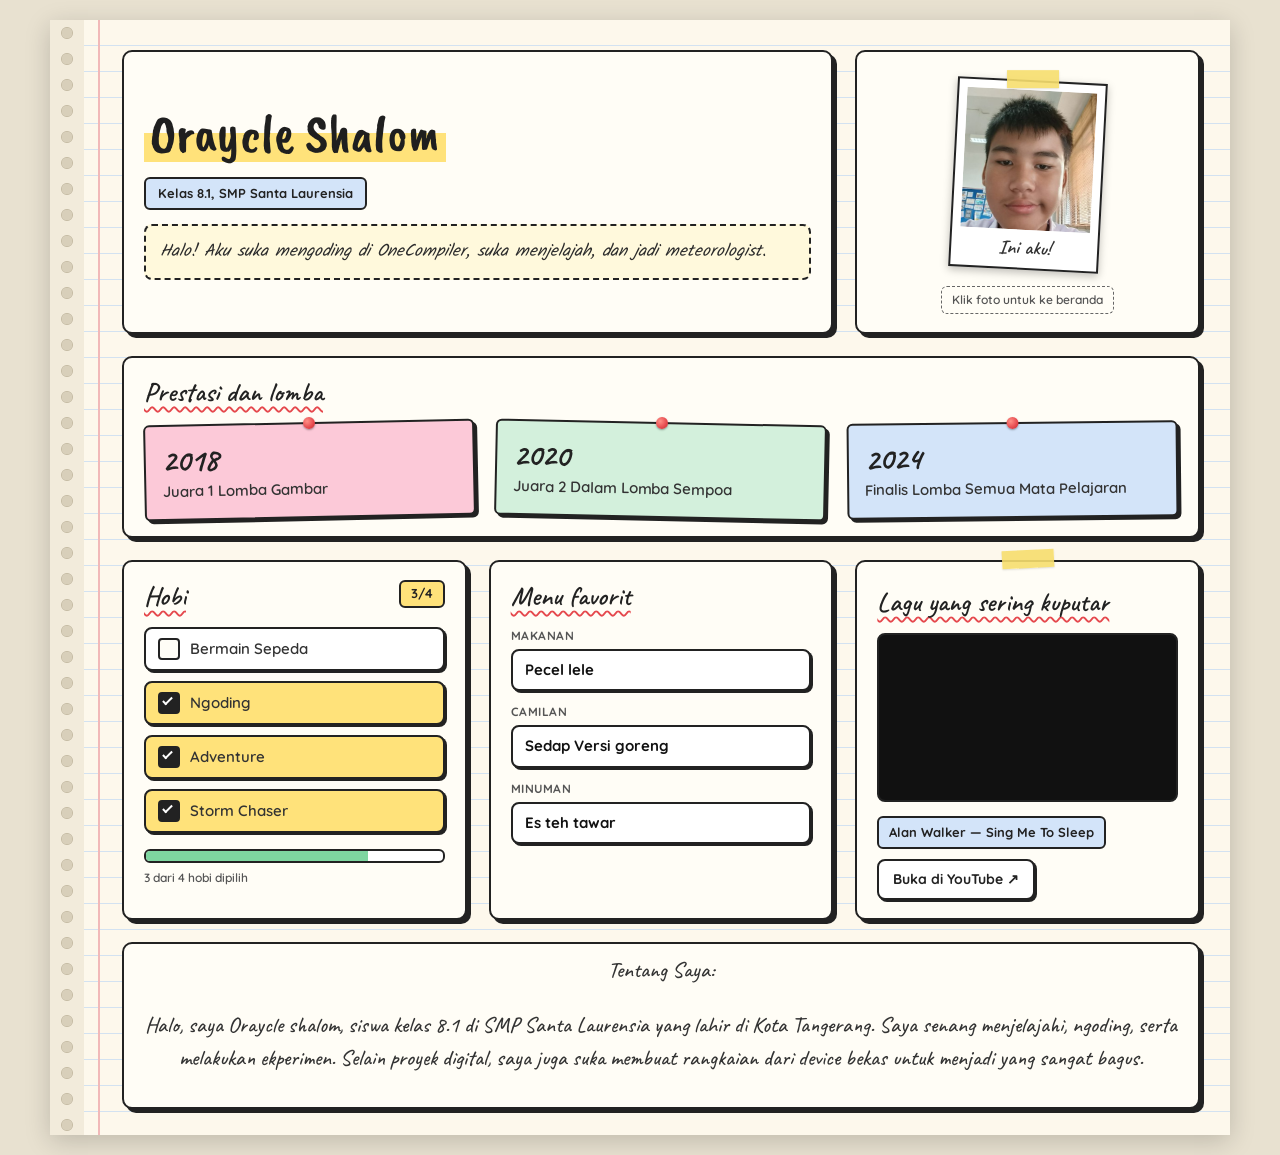
<file: page1.html>
<!DOCTYPE html>
<html lang="id">
<head>
  <meta charset="UTF-8">
  <meta name="viewport" content="width=device-width, initial-scale=1.0">
  <title>CV Oraycle Shalom</title>
  <script>document.documentElement.classList.add('js');</script>

  <link rel="preconnect" href="https://fonts.googleapis.com">
  <link rel="preconnect" href="https://fonts.gstatic.com" crossorigin>
  <link href="https://fonts.googleapis.com/css2?family=Caveat:wght@500;600;700&family=Caveat+Brush&family=Kalam:wght@300;400;700&family=Quicksand:wght@400;500;600;700&display=swap" rel="stylesheet">
  <link rel="icon" type="image/png" href="logo.png">
  <link rel="stylesheet" href="styles1.css">
</head>
<body>


  <div class="putar" id="putar" role="dialog" aria-modal="true" aria-labelledby="putar-judul">
    <div class="putar-kotak">
      <div class="hp" aria-hidden="true"></div>
      <h2 class="putar-judul" id="putar-judul">Putar layarmu ke landscape</h2>
      <p>CV ini dirancang melebar supaya semua kotaknya tampil rapi.</p>
      <button type="button" class="tombol" id="tutup-putar">Tetap di portrait</button>
    </div>
  </div>

  <main class="kertas">
    <div class="isi">
      <div class="grid">

        <header class="box box-identitas" style="--i:0">
          <h1 class="nama"><span>Oraycle Shalom</span></h1>
          <p class="kelas">Kelas 8.1, SMP Santa Laurensia</p>
          <p class="sapaan">Halo! Aku suka mengoding di OneCompiler, suka menjelajah, dan jadi meteorologist.</p>
        </header>

        <div class="box box-foto" style="--i:1">
          <figure class="polaroid">
            <span class="selotip" aria-hidden="true"></span>
            <a class="foto-link" href="index.html" title="Kembali ke beranda">
              <img class="foto-profil" src="[data-uri]" alt="Foto Oraycle Shalom">
            </a>
            <figcaption>Ini aku!</figcaption>
          </figure>
          <p class="petunjuk">Klik foto untuk ke beranda</p>
        </div>

        <section class="box box-prestasi" style="--i:2" aria-labelledby="j-prestasi">
          <h2 class="judul" id="j-prestasi">Prestasi dan lomba</h2>
          <div class="daftar-kartu">
            <article class="kartu kartu-pink">
              <span class="paku" aria-hidden="true"></span>
              <h3>2018</h3>
              <p>Juara 1 Lomba Gambar</p>
            </article>

            <article class="kartu kartu-hijau">
              <span class="paku" aria-hidden="true"></span>
              <h3>2020</h3>
              <p>Juara 2 Dalam Lomba Sempoa</p>
            </article>

            <article class="kartu kartu-biru">
              <span class="paku" aria-hidden="true"></span>
              <h3>2024</h3>
              <p>Finalis Lomba Semua Mata Pelajaran</p>
            </article>
          </div>
        </section>

        <section class="box box-hobi" style="--i:3" aria-labelledby="j-hobi">
          <div class="judul-baris">
            <h2 class="judul" id="j-hobi">Hobi</h2>
            <span class="lencana">3/4</span>
          </div>

          <ul class="daftar-hobi">
            <li class="chip">
              <span class="cek" aria-hidden="true"></span>
              <span class="teks">Bermain Sepeda</span>
              <span class="sr-only">(tidak dipilih)</span>
            </li>
            <li class="chip aktif">
              <span class="cek" aria-hidden="true"></span>
              <span class="teks">Ngoding</span>
              <span class="sr-only">(dipilih)</span>
            </li>
            <li class="chip aktif">
              <span class="cek" aria-hidden="true"></span>
              <span class="teks">Adventure</span>
              <span class="sr-only">(dipilih)</span>
            </li>
            <li class="chip aktif">
              <span class="cek" aria-hidden="true"></span>
              <span class="teks">Storm Chaser</span>
              <span class="sr-only">(dipilih)</span>
            </li>
          </ul>

          <div class="meter" aria-hidden="true">
            <span class="meter-isi" style="--isi:75%"></span>
          </div>
          <p class="status-hobi">3 dari 4 hobi dipilih</p>
        </section>

        <section class="box box-menu" style="--i:4" aria-labelledby="j-menu">
          <h2 class="judul" id="j-menu">Menu favorit</h2>

          <dl class="daftar-menu">
            <div class="field">
              <dt class="field-nama">Makanan</dt>
              <dd class="nilai">Pecel lele</dd>
            </div>

            <div class="field">
              <dt class="field-nama">Camilan</dt>
              <dd class="nilai">Sedap Versi goreng</dd>
            </div>

            <div class="field">
              <dt class="field-nama">Minuman</dt>
              <dd class="nilai">Es teh tawar</dd>
            </div>
          </dl>
        </section>

        <section class="box box-video" style="--i:5" aria-labelledby="j-lagu">
          <span class="selotip" aria-hidden="true"></span>
          <h2 class="judul" id="j-lagu">Lagu yang sering kuputar</h2>

          <div class="video">
            <iframe
              src="https://www.youtube.com/embed/2i2khp_npdE"
              title="Alan Walker - Sing Me To Sleep"
              loading="lazy"
              allow="accelerometer; clipboard-write; encrypted-media; gyroscope; picture-in-picture; web-share"
              referrerpolicy="strict-origin-when-cross-origin"
              allowfullscreen></iframe>
          </div>

          <div class="keterangan">
            <p class="judul-lagu">Alan Walker &mdash; Sing Me To Sleep</p>
            <a class="tombol" href="https://youtu.be/2i2khp_npdE?si=k4XLFpGCs7vybVxL" target="_blank" rel="noopener noreferrer">Buka di YouTube &#8599;</a>
          </div>
        </section>

        <footer class="box box-kaki" style="--i:6">Tentang Saya:
          <p class="oraycle-paragraf">Halo, saya Oraycle shalom, siswa kelas 8.1 di SMP Santa Laurensia yang lahir di Kota Tangerang. Saya senang menjelajahi, ngoding, serta melakukan ekperimen.
          Selain proyek digital, saya juga suka membuat rangkaian dari device bekas untuk menjadi yang sangat bagus.</p>
        </footer>
      </div>
    </div>
  </main>


  <script>
    (function () {
      var root = document.documentElement;

      var putar = document.getElementById('putar');
      var tutup = document.getElementById('tutup-putar');

      function lanjut() {
        root.classList.add('lanjut');
      }

      if (tutup) tutup.addEventListener('click', lanjut);
      document.addEventListener('keydown', function (e) {
        if (e.key === 'Escape') lanjut();
      });
      if (putar && tutup && getComputedStyle(putar).display !== 'none') {
        tutup.focus();
      }
    })();
  </script>

</body>
</html>
</file>
<file: styles1.css>
:root {
  --tinta: #222;
  --merah: #e5484d;
  --kuning: #ffe27a;
  --kotak-bg: #fffdf6;
  --bayangan: 4px 4px 0 var(--tinta);
}

*,
*::before,
*::after {
  box-sizing: border-box;
}

html {
  scroll-behavior: smooth;
}

body {
  margin: 0;
  min-height: 100vh;
  display: flex;
  justify-content: center;
  align-items: flex-start;
  padding: 20px;
  background: #e8e1d0;
  color: #2b2b2b;
  font-family: "Quicksand", "Segoe UI", Arial, sans-serif;
  font-size: 14px;
  line-height: 1.5;
}


.kertas {
  --spiral: 34px;
  position: relative;
  width: 100%;
  max-width: 1180px;
  overflow: hidden;
  background-color: #fdf8ec;
  background-image: repeating-linear-gradient(
    to bottom,
    transparent 0,
    transparent 25px,
    #d3e2f1 25px,
    #d3e2f1 26px
  );
  box-shadow: 0 6px 24px rgba(0, 0, 0, 0.18);
}

/* lubang spiral */
.kertas::before {
  content: "";
  position: absolute;
  top: 0;
  bottom: 0;
  left: 0;
  width: var(--spiral);
  background-color: #f2ebdb;
  background-image: radial-gradient(
    circle at calc(var(--spiral) / 2) 13px,
    #d8cfba 0,
    #d8cfba 5px,
    #c6bca5 5.5px,
    transparent 6.5px
  );
  background-size: var(--spiral) 26px;
}

/* garis margin merah */
.kertas::after {
  content: "";
  position: absolute;
  top: 0;
  bottom: 0;
  left: calc(var(--spiral) + 14px);
  width: 1.5px;
  background: #f1b9b9;
}

.isi {
  position: relative;
  z-index: 1;
  padding: 30px 30px 26px calc(var(--spiral) + 38px);
}

.grid {
  display: grid;
  grid-template-columns: repeat(3, minmax(0, 1fr));
  grid-template-areas:
    "identitas identitas foto"
    "prestasi  prestasi  prestasi"
    "hobi      menu      video"
    "kaki      kaki      kaki";
  gap: 22px;
}

.box-identitas { grid-area: identitas; }
.box-foto      { grid-area: foto; }
.box-prestasi  { grid-area: prestasi; }
.box-hobi      { grid-area: hobi; }
.box-menu      { grid-area: menu; }
.box-video     { grid-area: video; }
.box-kaki      { grid-area: kaki; }


.box {
  position: relative;
  min-width: 0;
  padding: 18px 20px 18px;
  background: var(--kotak-bg);
  border: 2px solid var(--tinta);
  border-radius: 10px;
  box-shadow: var(--bayangan);
  transition: transform 0.18s ease, box-shadow 0.18s ease;
  animation: masuk 0.5s ease backwards;
  animation-delay: calc(var(--i, 0) * 70ms);
}

@keyframes masuk {
  from {
    opacity: 0;
    transform: translateY(14px);
  }
}

@media (hover: hover) {
  .box:hover {
    transform: translate(-2px, -2px);
    box-shadow: 6px 6px 0 var(--tinta);
  }
}


.box:focus-within {
  box-shadow: 5px 5px 0 var(--merah);
}


.judul {
  display: block;
  width: fit-content;
  margin: 0 0 14px 0;
  font-family: "Caveat", "Segoe Print", cursive;
  font-weight: 600;
  font-size: 27px;
  line-height: 1.2;
  color: var(--tinta);
  text-decoration: underline wavy var(--merah);
  text-decoration-thickness: 1.5px;
  text-underline-offset: 5px;
  text-decoration-skip-ink: none;
}

.judul-baris {
  display: flex;
  align-items: flex-start;
  justify-content: space-between;
  gap: 10px;
  margin-bottom: 14px;
}

.judul-baris .judul {
  margin: 0;
}


.box-identitas {
  display: flex;
  flex-direction: column;
  justify-content: center;
  gap: 14px;
}

.nama {
  margin: 0;
  font-family: "Caveat Brush", "Caveat", cursive;
  font-weight: 400;
  font-size: 54px;
  line-height: 1.1;
  color: #1f1f1f;
}

.nama span {
  padding: 0 6px;
  background: linear-gradient(
    transparent 50%,
    var(--kuning) 50%,
    var(--kuning) 92%,
    transparent 92%
  );
  -webkit-box-decoration-break: clone;
  box-decoration-break: clone;
}

.kelas {
  width: fit-content;
  margin: 0;
  padding: 5px 12px;
  border: 2px solid var(--tinta);
  border-radius: 6px;
  background: #d3e4f9;
  font-size: 13px;
  font-weight: 700;
  color: var(--tinta);
}

.sapaan {
  margin: 0;
  padding: 12px 14px;
  border: 2px dashed var(--tinta);
  border-radius: 8px;
  background: #fff9dc;
  font-family: "Kalam", "Segoe Print", cursive;
  font-style: italic;
  font-size: 17px;
  line-height: 1.65;
  color: #2c2c2c;
}


.box-foto {
  display: flex;
  flex-direction: column;
  align-items: center;
  justify-content: center;
  gap: 16px;
  padding-top: 28px;
}

.polaroid {
  position: relative;
  width: 150px;
  margin: 0;
  padding: 8px 8px 0 8px;
  background: #fff;
  border: 2px solid var(--tinta);
  transform: rotate(3deg);
  box-shadow: 0 3px 8px rgba(0, 0, 0, 0.25);
  transition: transform 0.25s ease, box-shadow 0.25s ease;
}

.polaroid:hover,
.polaroid:focus-within {
  transform: rotate(0deg) scale(1.05);
  box-shadow: 0 8px 16px rgba(0, 0, 0, 0.3);
}

.foto-link {
  display: block;
  width: 100%;
  height: 140px;
  background: #d9e7f4;
  overflow: hidden;
  cursor: pointer;
}

.foto-link:hover .foto-profil {
  opacity: 0.9;
}

.foto-profil {
  display: block;
  width: 100%;
  height: 100%;
  object-fit: cover;
}

.polaroid figcaption {
  padding: 4px 0 6px;
  text-align: center;
  font-family: "Caveat", "Segoe Print", cursive;
  font-weight: 600;
  font-size: 20px;
  line-height: 1.4;
  color: #333;
}

.selotip {
  position: absolute;
  top: -12px;
  left: 50%;
  width: 52px;
  height: 18px;
  margin-left: -26px;
  background: rgba(247, 222, 110, 0.9);
  transform: rotate(-3deg);
  box-shadow: 0 1px 2px rgba(0, 0, 0, 0.12);
}

.petunjuk {
  margin: 0;
  padding: 4px 10px;
  border: 1.5px dashed #666;
  border-radius: 6px;
  font-size: 12px;
  font-weight: 600;
  color: #555;
}


.daftar-kartu {
  display: grid;
  grid-template-columns: repeat(3, minmax(0, 1fr));
  gap: 20px;
}

.kartu {
  position: relative;
  display: flex;
  flex-direction: column;
  gap: 4px;
  min-height: 96px;
  padding: 18px 16px 14px;
  border: 2px solid var(--tinta);
  border-radius: 6px;
  box-shadow: 3px 3px 0 var(--tinta);
  transform: rotate(var(--miring, 0deg));
  transition: transform 0.18s ease, box-shadow 0.18s ease;
}

.kartu:hover {
  transform: rotate(0deg) translateY(-4px);
  box-shadow: 5px 8px 0 var(--tinta);
}

.kartu h3 {
  margin: 0;
  font-family: "Caveat", "Segoe Print", cursive;
  font-weight: 700;
  font-size: 32px;
  line-height: 1;
  color: var(--tinta);
}

.kartu p {
  margin: 0;
  font-size: 15px;
  font-weight: 600;
  line-height: 1.4;
  color: #333;
}

.kartu-pink  { --miring: -1.2deg; background: #fcc9d8; }
.kartu-hijau { --miring: 1.2deg;  background: #d3f0dc; }
.kartu-biru  { --miring: -0.6deg; background: #d3e4f9; }

/* paku merah */
.paku {
  position: absolute;
  top: -7px;
  left: 50%;
  width: 12px;
  height: 12px;
  margin-left: -6px;
  border-radius: 50%;
  background: radial-gradient(circle at 35% 35%, #ff8f86, #e5484d 60%, #b73535);
  box-shadow: 0 1px 2px rgba(0, 0, 0, 0.35);
}


.lencana {
  padding: 2px 10px;
  border: 2px solid var(--tinta);
  border-radius: 6px;
  background: var(--kuning);
  font-size: 13px;
  font-weight: 700;
  color: var(--tinta);
}

.daftar-hobi {
  display: grid;
  gap: 10px;
  margin: 0;
  padding: 0;
  list-style: none;
}

.chip {
  position: relative;
  display: flex;
  align-items: center;
  gap: 10px;
  min-height: 44px;
  padding: 8px 12px;
  border: 2px solid var(--tinta);
  border-radius: 8px;
  background: #fff;
  box-shadow: 2px 2px 0 var(--tinta);
  user-select: none;
}

.chip.aktif {
  background: var(--kuning);
}

/* teks bantu untuk pembaca layar, tidak terlihat */
.sr-only {
  position: absolute;
  width: 1px;
  height: 1px;
  margin: -1px;
  padding: 0;
  overflow: hidden;
  clip: rect(0, 0, 0, 0);
  white-space: nowrap;
  border: 0;
}

.cek {
  position: relative;
  flex: none;
  width: 22px;
  height: 22px;
  border: 2px solid var(--tinta);
  border-radius: 4px;
  background: var(--kotak-bg);
  transition: background 0.15s ease;
}

.chip.aktif .cek {
  background: var(--tinta);
}

.chip.aktif .cek::after {
  content: "";
  position: absolute;
  left: 5px;
  top: 1px;
  width: 5px;
  height: 10px;
  border: solid #fff;
  border-width: 0 2.5px 2.5px 0;
  transform: rotate(45deg);
}

.teks {
  font-size: 15px;
  font-weight: 600;
  color: #333;
}

.meter {
  height: 14px;
  margin-top: 16px;
  border: 2px solid var(--tinta);
  border-radius: 6px;
  background: #fff;
  overflow: hidden;
}

.meter-isi {
  display: block;
  width: var(--isi, 0%);
  height: 100%;
  background: #7ed6a0;
  transition: width 0.3s ease;
}

.status-hobi {
  margin: 6px 0 0 0;
  font-size: 12px;
  font-weight: 600;
  color: #555;
}

.field {
  display: flex;
  flex-direction: column;
  gap: 4px;
  margin: 0 0 12px 0;
}

.field:last-child {
  margin-bottom: 0;
}

.daftar-menu {
  margin: 0;
}

.field-nama {
  font-size: 12px;
  font-weight: 700;
  letter-spacing: 0.04em;
  text-transform: uppercase;
  color: #555;
}

.nilai {
  display: flex;
  align-items: center;
  width: 100%;
  min-height: 42px;
  margin: 0;
  padding: 8px 12px;
  border: 2px solid var(--tinta);
  border-radius: 8px;
  background: #fff;
  box-shadow: 2px 2px 0 var(--tinta);
  font-size: 15px;
  font-weight: 700;
  color: #111;
}


.tombol {
  display: inline-flex;
  align-items: center;
  justify-content: center;
  gap: 6px;
  min-height: 40px;
  padding: 8px 14px;
  border: 2px solid var(--tinta);
  border-radius: 8px;
  background: #fff;
  box-shadow: 2px 2px 0 var(--tinta);
  font-family: inherit;
  font-size: 14px;
  font-weight: 700;
  color: var(--tinta);
  text-decoration: none;
  cursor: pointer;
  transition: background 0.15s ease, transform 0.15s ease, box-shadow 0.15s ease;
}

.tombol:hover {
  background: var(--kuning);
  transform: translate(-1px, -1px);
  box-shadow: 3px 3px 0 var(--tinta);
}

.tombol:active {
  transform: translate(2px, 2px);
  box-shadow: 0 0 0 var(--tinta);
}


.box-video {
  display: flex;
  flex-direction: column;
  padding-top: 24px;
}

.video {
  position: relative;
  width: 100%;
  aspect-ratio: 16 / 9;
  border: 2px solid var(--tinta);
  border-radius: 8px;
  overflow: hidden;
  background: #111;
}

.video iframe {
  position: absolute;
  top: 0;
  left: 0;
  width: 100%;
  height: 100%;
  border: 0;
}

.keterangan {
  display: flex;
  flex-direction: column;
  align-items: flex-start;
  gap: 10px;
  margin-top: 14px;
}

.judul-lagu {
  margin: 0;
  padding: 5px 10px;
  border: 2px solid var(--tinta);
  border-radius: 6px;
  background: #d3e4f9;
  font-size: 13px;
  font-weight: 700;
  color: var(--tinta);
}


.box-kaki {
  padding: 10px 20px;
  text-align: center;
  font-family: "Caveat", "Segoe Print", cursive;
  font-weight: 500;
  font-size: 22px;
  color: #333;
}



.putar {
  position: fixed;
  inset: 0;
  z-index: 100;
  display: none;
  align-items: center;
  justify-content: center;
  padding: 24px;
  background: rgba(232, 225, 208, 0.96);
}

.putar-kotak {
  max-width: 320px;
  padding: 24px 22px 22px;
  border: 2px solid var(--tinta);
  border-radius: 10px;
  background: var(--kotak-bg);
  box-shadow: var(--bayangan);
  text-align: center;
}

.putar-kotak p {
  margin: 0 0 16px 0;
  font-size: 14px;
  font-weight: 600;
  color: #444;
}

.putar-judul {
  margin: 0 0 8px 0;
  font-family: "Caveat", "Segoe Print", cursive;
  font-weight: 700;
  font-size: 28px;
  line-height: 1.2;
  color: var(--tinta);
}

.hp {
  position: relative;
  width: 44px;
  height: 76px;
  margin: 4px auto 18px;
  border: 3px solid var(--tinta);
  border-radius: 9px;
  background: #d3e4f9;
  animation: putar 2.6s ease-in-out infinite;
}

.hp::after {
  content: "";
  position: absolute;
  left: 50%;
  bottom: 5px;
  width: 12px;
  height: 3px;
  margin-left: -6px;
  border-radius: 2px;
  background: var(--tinta);
}

@keyframes putar {
  0%,
  20% {
    transform: rotate(0deg);
  }
  55%,
  85% {
    transform: rotate(-90deg);
  }
  100% {
    transform: rotate(0deg);
  }
}

@media (orientation: portrait) and (max-width: 700px) {
  html.js:not(.lanjut) .putar {
    display: flex;
  }
}


a:focus-visible,
button:focus-visible {
  outline: 3px dashed var(--merah);
  outline-offset: 3px;
}

@media (max-width: 960px) {
  body {
    padding: 12px;
  }

  .isi {
    padding: 24px 18px 22px calc(var(--spiral) + 38px);
  }

  .grid {
    grid-template-columns: repeat(2, minmax(0, 1fr));
    grid-template-areas:
      "identitas foto"
      "prestasi  prestasi"
      "hobi      menu"
      "video     video"
      "kaki      kaki";
    gap: 16px;
  }

  .nama {
    font-size: 42px;
  }
}


@media (max-height: 520px) and (orientation: landscape) {
  .box {
    padding: 14px 16px;
  }

  .isi {
    padding-top: 20px;
    padding-bottom: 18px;
  }
}

/* HP portrait: 1 kolom */
@media (max-width: 600px) {
  body {
    padding: 0;
  }

  .kertas {
    --spiral: 26px;
    box-shadow: none;
  }

  .isi {
    padding: 18px 12px 18px calc(var(--spiral) + 30px);
  }

  .grid {
    grid-template-columns: minmax(0, 1fr);
    grid-template-areas:
      "identitas"
      "foto"
      "prestasi"
      "hobi"
      "menu"
      "video"
      "kaki";
  }

  .daftar-kartu {
    grid-template-columns: minmax(0, 1fr);
  }

  .nama {
    font-size: 40px;
  }
}

@media (prefers-reduced-motion: reduce) {
  *,
  *::before,
  *::after {
    animation-duration: 0.01ms !important;
    animation-iteration-count: 1 !important;
    transition-duration: 0.01ms !important;
    scroll-behavior: auto !important;
  }
}
</file>
